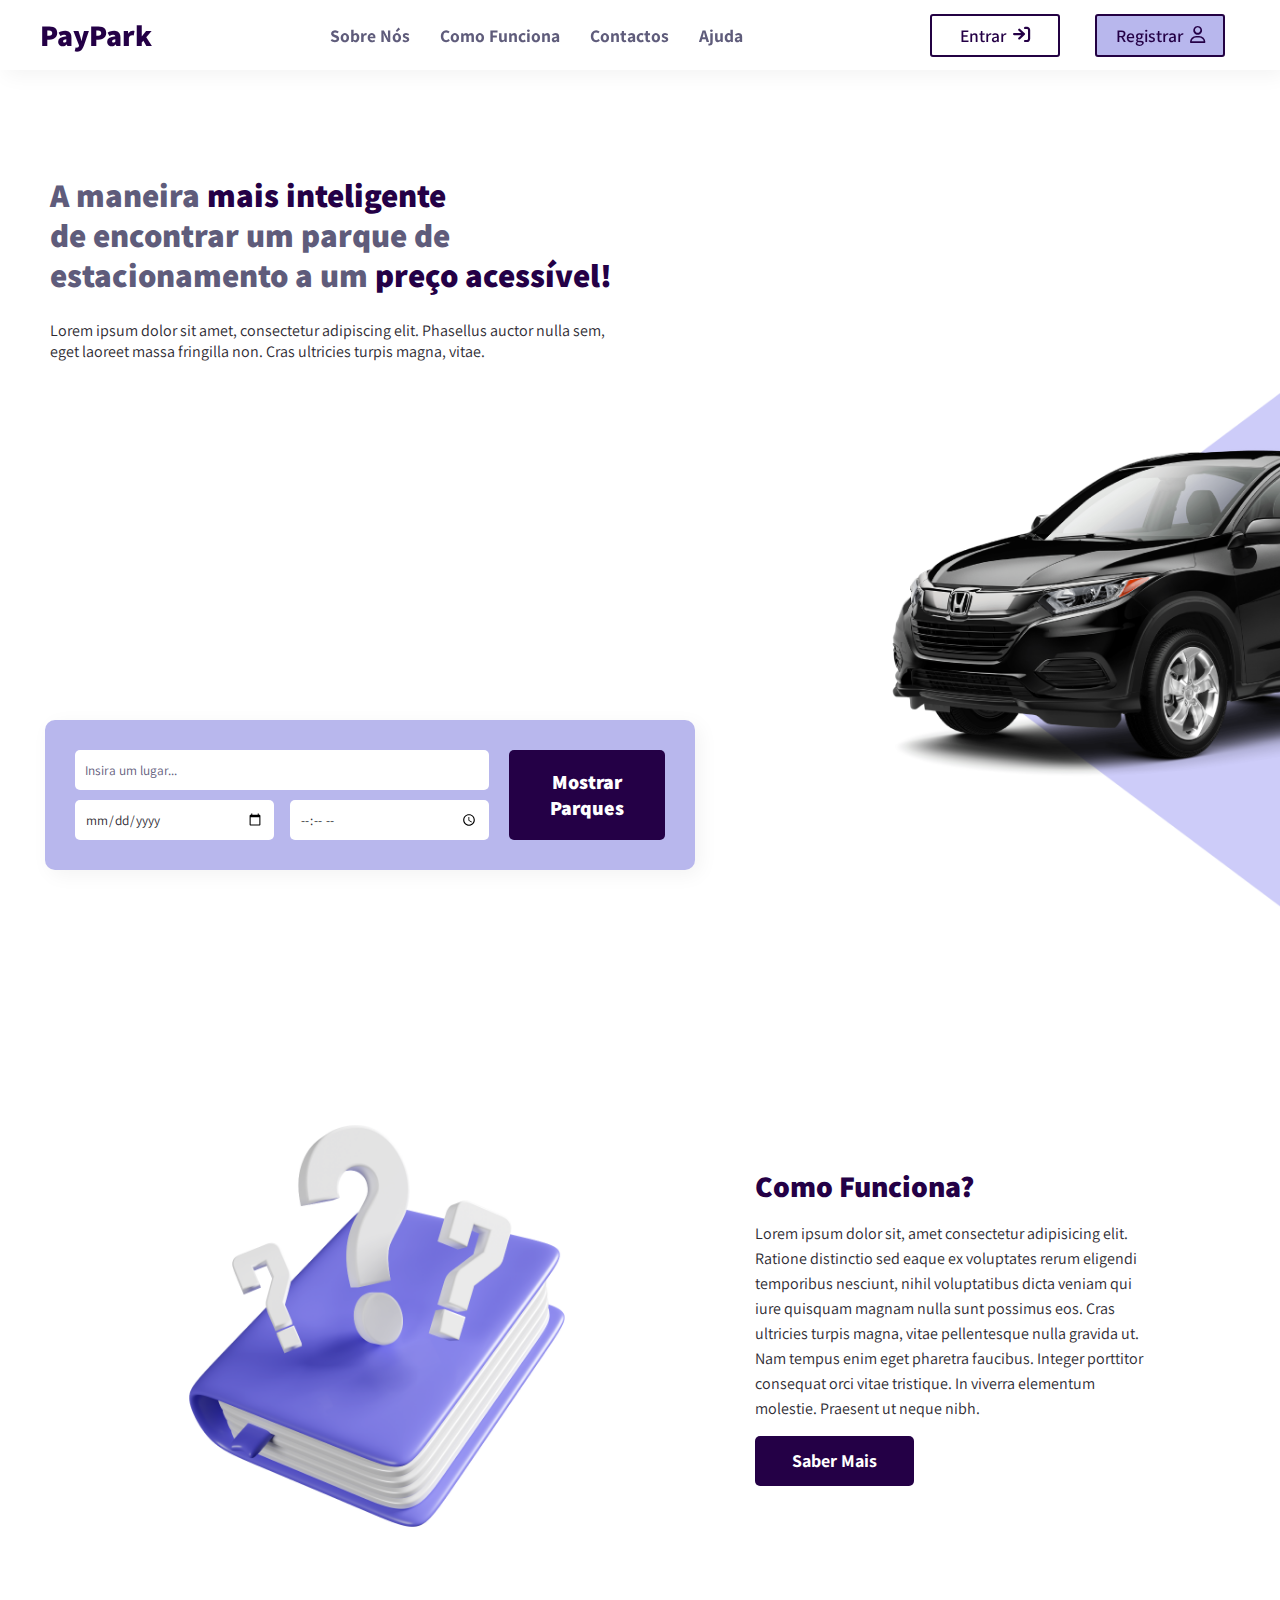
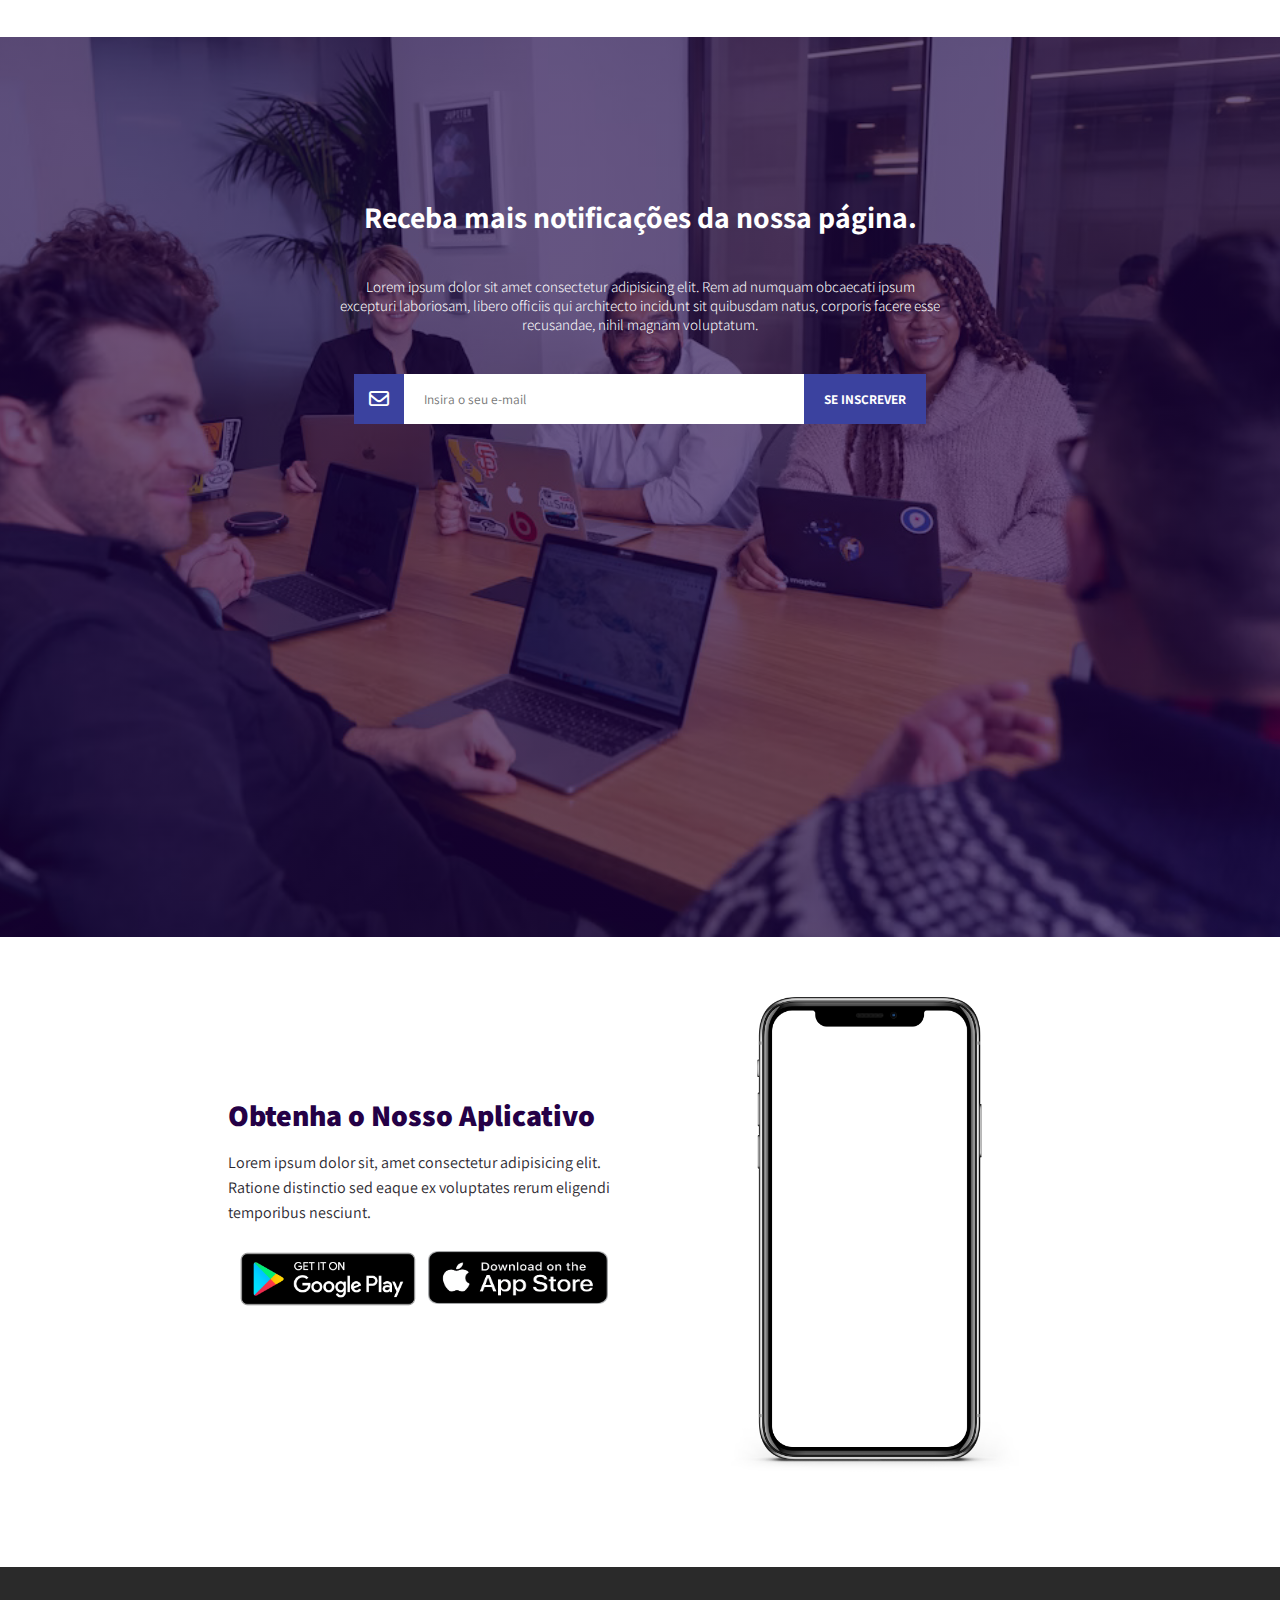
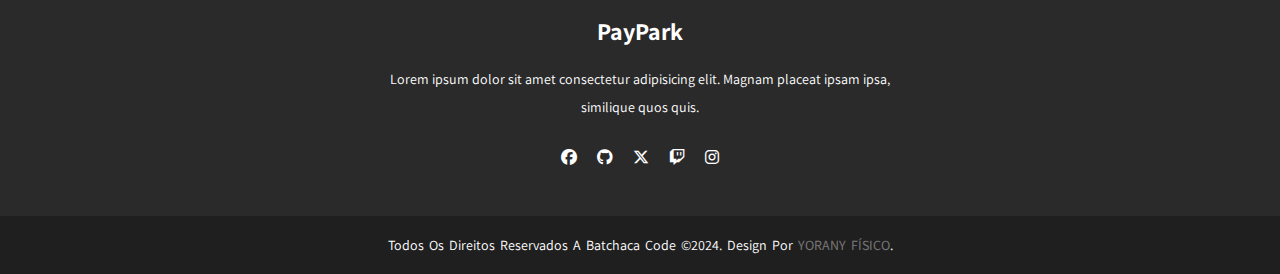
<file: html/index.html>
<!DOCTYPE html>
<html lang="pt-br">
<head>
    <meta charset="UTF-8">
    <meta name="viewport" content="width=device-width, initial-scale=1.0">
    <link rel="stylesheet" href="../css/estilo.css">
    <link rel="shortcut icon" type="x-icon" href="../assets/images/Ativo 2pao.png">
    <link rel="stylesheet" href="https://cdnjs.cloudflare.com/ajax/libs/font-awesome/6.5.1/css/all.min.css">
    link rel="preconnect" href="https://fonts.googleapis.com">
    <link rel="preconnect" href="https://fonts.gstatic.com" crossorigin>
    <link href="https://fonts.googleapis.com/css2?family=Assistant:wght@200..800&display=swap" rel="stylesheet">
    <title>PayPark: Localize e reserve no parque de estacionamento mais próximo de si!</title>
</head>
<body>
    
 <!---Inicio do navegador-->
 <section class="first">
    
  <nav>
    <a href="index.html" class="logo">PayPark</a>
    <ul class="navbar">
        <li><a href="sobreNos.html">Sobre Nós</a></li>
        <li><a href="#como">Como Funciona</a></li>
        <li><a href="#">Contactos</a></li>
        <li><a href="#">Ajuda</a></li>
    </ul>

    <div class="main">
        <a href="../html/LoginPage.html" class="user">Entrar <i class="fa-solid fa-arrow-right-to-bracket"></i></a>
        <a href="#" class="user plus">Registrar <i class="fa-regular fa-user"></i></a>
    </div>

</nav>

<!---Fim do navegador-->

<div class="content">
    <h1>A maneira <span>mais inteligente</span> 
     <br>de encontrar um parque de estacionamento a um <span>preço acessível!</span></h1>
    <p>Lorem ipsum dolor sit amet, consectetur adipiscing elit. Phasellus auctor nulla sem, eget laoreet massa fringilla non. Cras ultricies turpis magna, vitae.</p>
</div>


<form action="" class="form-container">
    <div class="input-group">
        <input placeholder="Insira um lugar..." type="search" required> 
        <div class="input-sub-group">
        <input type="date" placeholder=" Insira a data.." required>
      
        <input type="time" placeholder=" Insira a hora.." required>
        </div>
    </div>

    <button type="submit" class="form-button">Mostrar <br> parques</button>
</form>

 </section>

 <!----Inicio da segunda secção------->
<section class="body" id="como">

    <div class="row">

        <div class="left">
            <img  class="sectwo-img" src="../assets/images/blockchain.png" alt="">
        </div>
    
        <div class="right">
            <div class="content-two">
                <h1>Como Funciona?</h1>
                <p>Lorem ipsum dolor sit, amet consectetur adipisicing elit. Ratione distinctio sed eaque ex voluptates rerum eligendi temporibus nesciunt, nihil voluptatibus dicta veniam qui iure quisquam magnam nulla sunt possimus eos.
                    Cras ultricies turpis magna, vitae pellentesque nulla gravida ut. Nam tempus enim eget pharetra faucibus. Integer porttitor consequat orci vitae tristique. In viverra elementum molestie. Praesent ut neque nibh.
                </p>
                <button>Saber Mais</button>
            </div>

        </div>

    </div>

</section>
<!------Fim da segunda secção----------->

<!------Inicio da terceira secção----------->
<section class="body-two">   
    <form action="">
        <h1>Receba mais notificações da nossa página.</h1>
        <p>Lorem ipsum dolor sit amet consectetur adipisicing elit. Rem ad numquam obcaecati ipsum excepturi laboriosam, libero officiis qui architecto incidunt sit quibusdam natus, corporis facere esse recusandae, nihil magnam voluptatum.</p>
        <div class="email-box">
            <i class="fa-regular fa-envelope"></i>
            <input class="tbox" type="email" placeholder="Insira o seu e-mail">
            <button class="btn" type="button">Se inscrever</button>
        </div>
    </form>

</section>
<!------Fim da terceira secção----------->

<!------Inicio da quarta secção----------->

<section class="body-five">

    <div class="row-five">
    
        <div class="right-five">
            <div class="content-two-five">
                <h1>Obtenha o Nosso Aplicativo</h1>
                <p>Lorem ipsum dolor sit, amet consectetur adipisicing elit. Ratione distinctio sed eaque ex voluptates rerum eligendi temporibus nesciunt.</p>
                <div class="download-box">

                    <div class="side">
                      <img  class="android"  src="../assets/images/GooglePlay.png" alt="">  
                    </div>

                    <div class="side">
                        <img  class="apple"  src="../assets/images/AppStore.png" alt="">  
                      </div>

                </div>
            </div>

        </div>

        <div class="left-five">
            <img src="../assets/images/iphone png.png" alt="">
        </div>

    </div>

</section>

<!------Fim da quarta secção----------->

<!------Inicio do Footer----------->
<footer>
    <div class="footer-content">
        <h3>PayPark</h3>
        <p>Lorem ipsum dolor sit amet consectetur adipisicing elit. Magnam placeat ipsam ipsa, similique quos quis.</p>
        <ul class="sociais">
            <li><a href="#"><i class="fa-brands fa-facebook"></i></a></li>
            <li><a href="#"><i class="fa-brands fa-github"></i></a></li>
            <li><a href="#"><i class="fa-brands fa-x-twitter"></i></a></li>
            <li><a href="#"><i class="fa-brands fa-twitch"></i></a></li>
            <li><a href="#"><i class="fa-brands fa-instagram"></i></a></li>
        </ul>
    </div>
    <div class="footer-bottom">
        <p>Todos os direitos reservados a Batchaca Code &copy;2024. Design por <span>Yorany Físico</span>.</p>
    </div>

</footer>

<!------Fim do Footer----------->

</body>
</html>
</file>
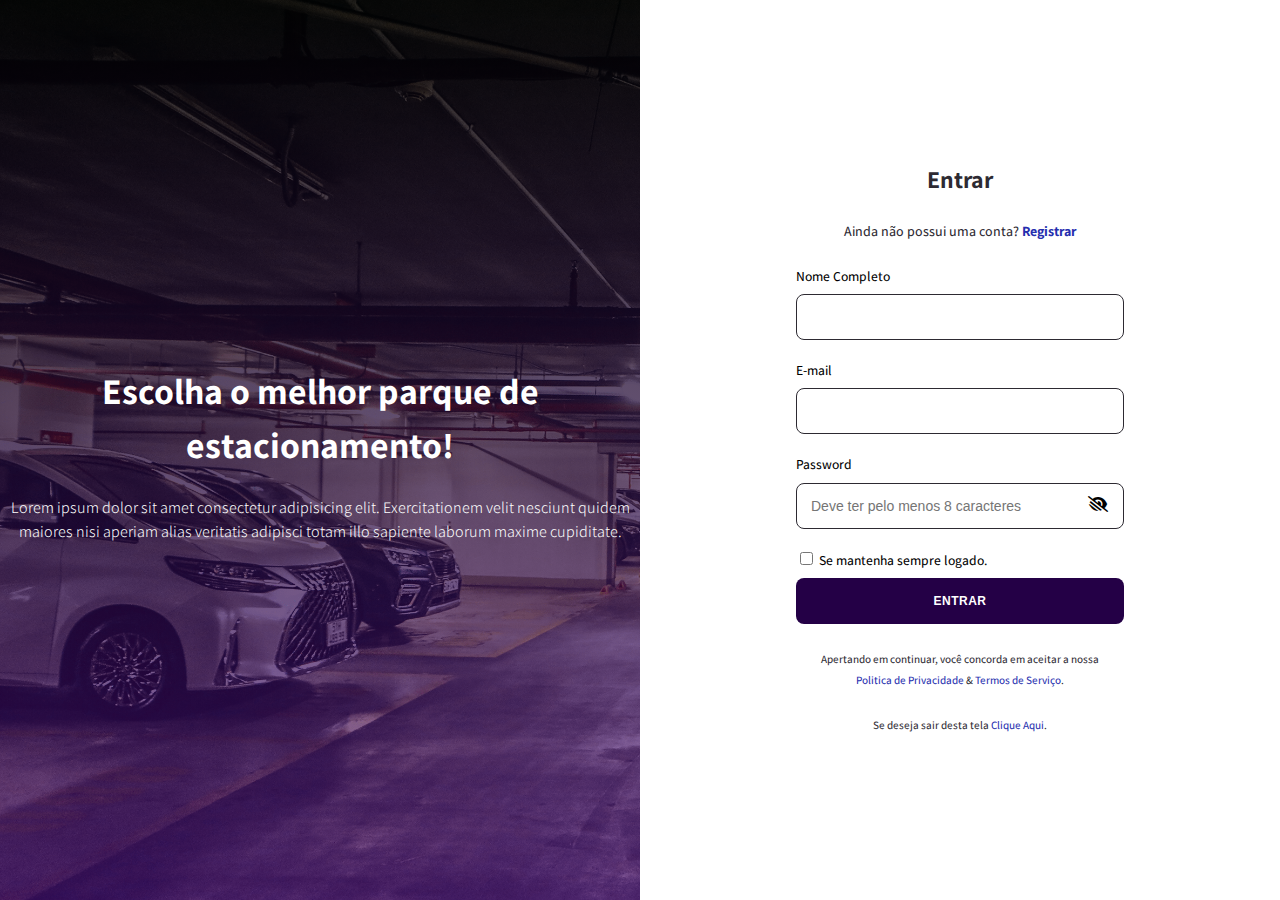
<file: html/LoginPage.html>
<!DOCTYPE html>
<html lang="en">
<head>
    <meta charset="UTF-8">
    <meta name="viewport" content="width=device-width, initial-scale=1.0">
    <link rel="stylesheet" href="../css/loginEstilo.css">
    <link rel="stylesheet" href="https://cdnjs.cloudflare.com/ajax/libs/font-awesome/6.5.1/css/all.min.css">
    <link rel="preconnect" href="https://fonts.googleapis.com">
    <link rel="preconnect" href="https://fonts.gstatic.com" crossorigin>
    <link href="https://fonts.googleapis.com/css2?family=Assistant:wght@200..800&display=swap" rel="stylesheet">
    <title>Login</title>
</head>
<body>
    
<section class="split-screen">
    <div class="left">
        <section class="copy">
            <h1>Escolha o melhor parque de estacionamento!</h1>
            <p>Lorem ipsum dolor sit amet consectetur adipisicing elit. Exercitationem velit nesciunt quidem maiores nisi aperiam alias veritatis adipisci totam illo sapiente laborum maxime cupiditate.</p>
        </section>
    </div>
    <div class="right">
        <form action="">
            <section class="copy">
                <h2>Entrar</h2>
                <div class="login-container">
                    <p>Ainda não possui uma conta? <a href="#"><strong>Registrar</strong></a></p> 
                </div>
            </section>

            <div class="input-container name">
                <label for="fname">Nome Completo</label>
                <input type="text" id="fname" name="fname">
            </div>

            <div class="input-container email">
                <label for="email">E-mail</label>
                <input type="email" id="email" name="email">
            </div>

            <div class="input-container password">
                <label for="password">Password</label>
                <input type="password" id="password" name="password" placeholder="Deve ter pelo menos 8 caracteres">
                <i class="fa-solid fa-eye-low-vision"></i>
            </div>

            <div class="input-container cta">
                <label for="" class="input-container">
                    <input type="checkbox">
                    Se mantenha sempre logado.
                </label>
            </div>

            <button class="entrar-btn" type="submit"> Entrar</button>
            <section class="copy legal">
                <p><span class="small">Apertando em continuar, você concorda em aceitar a nossa <br> <a href="#">Politica de Privacidade</a> &amp; <a href="#">Termos de Serviço</a>.</span></p>
                <p><span class="small">Se deseja sair desta tela <a href="index.html">Clique Aqui</a>.</span></p>
            </section>
        </form>
    </div>


</section>













</body>
</html>
</file>
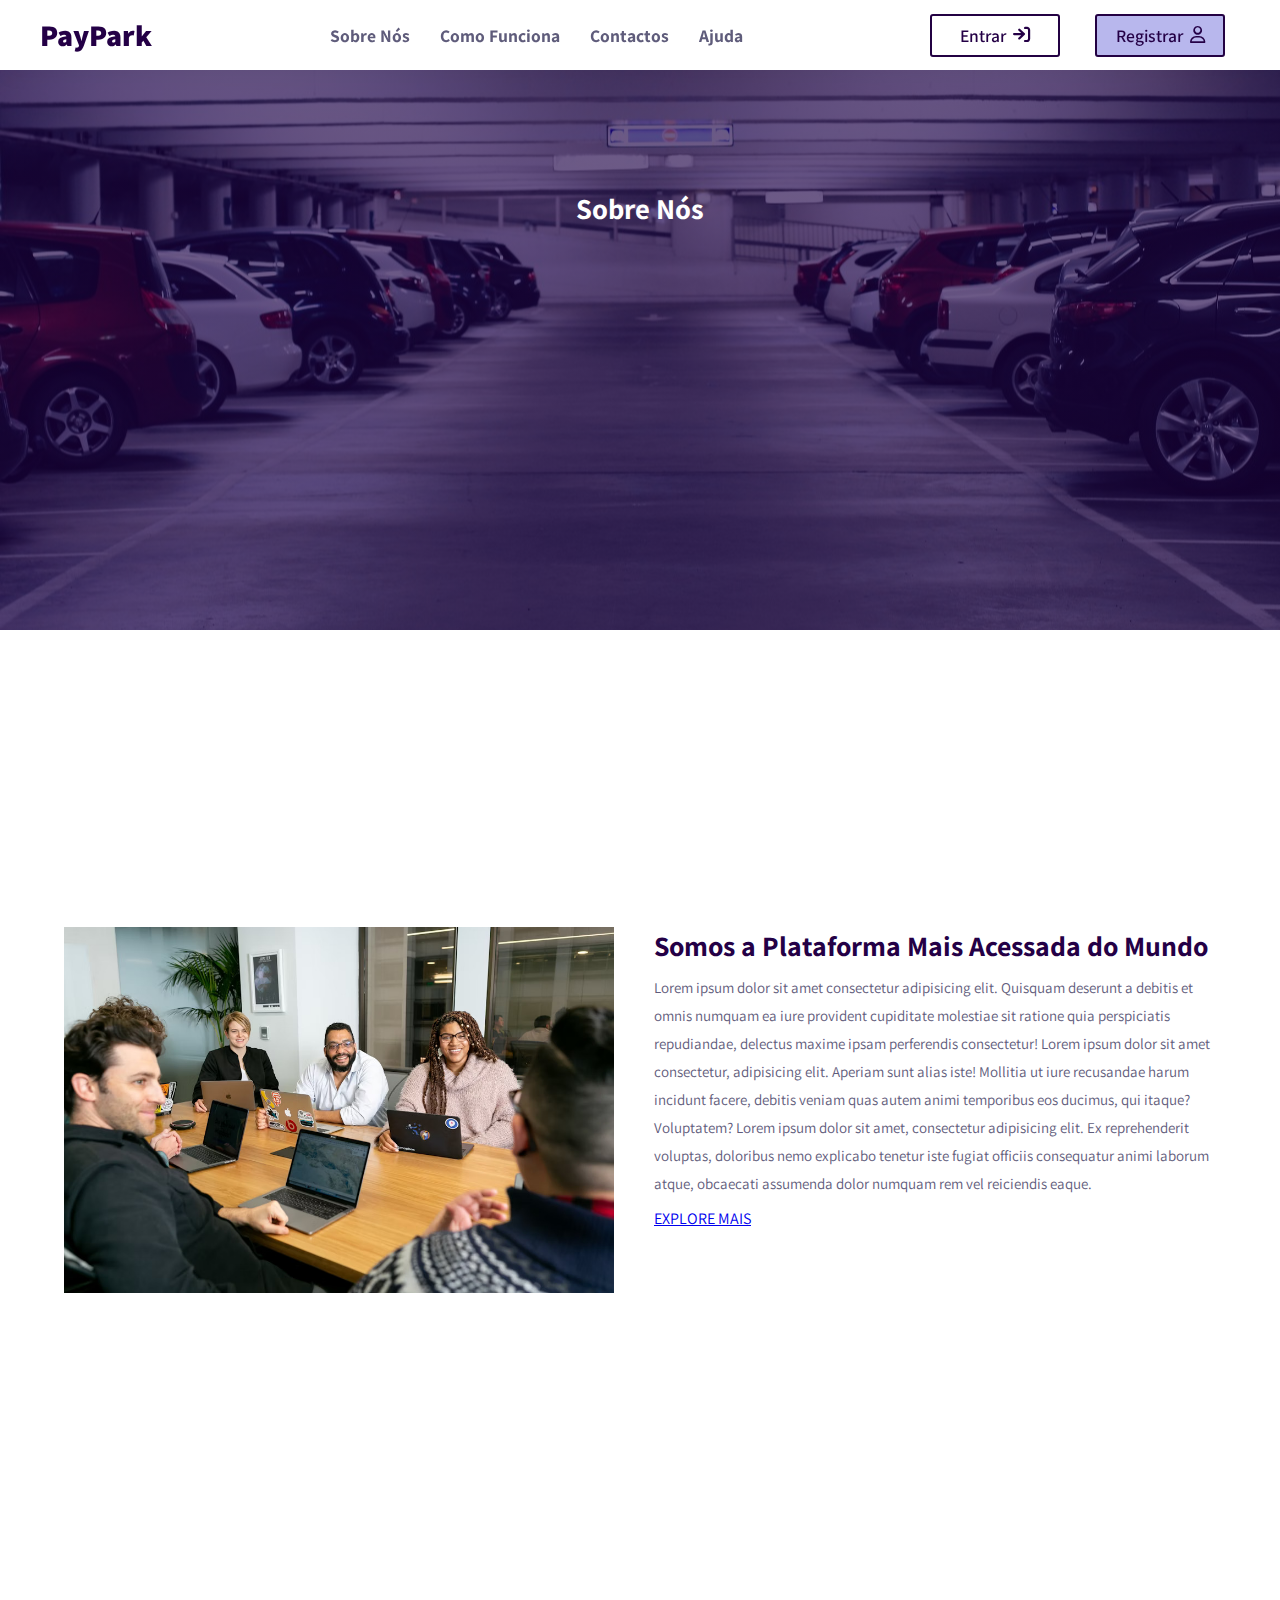
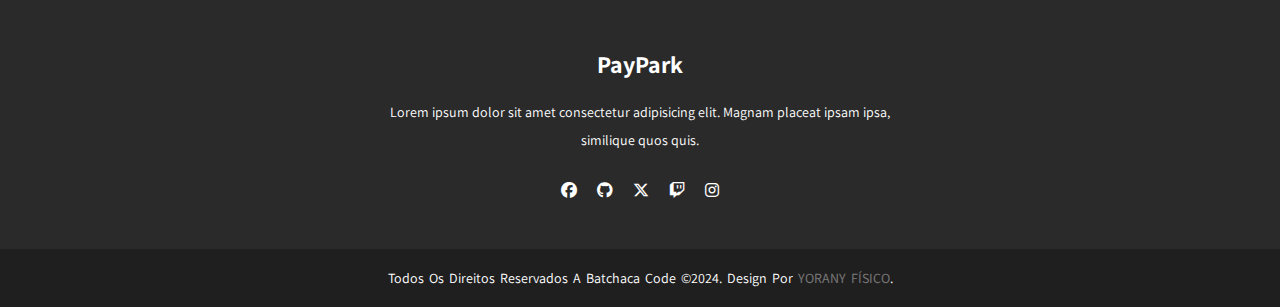
<file: html/sobreNos.html>
<!DOCTYPE html>
<html lang="pt-br">
<head>
    <meta charset="UTF-8">
    <meta name="viewport" content="width=device-width, initial-scale=1.0">
    <link rel="stylesheet" href="../css/estilo.css">
    <link rel="shortcut icon" type="x-icon" href="../assets/images/Ativo 2pao.png">
    <link rel="stylesheet" href="https://cdnjs.cloudflare.com/ajax/libs/font-awesome/6.5.1/css/all.min.css">
    <link rel="preconnect" href="https://fonts.googleapis.com">
    <link rel="preconnect" href="https://fonts.gstatic.com" crossorigin>
    <link href="https://fonts.googleapis.com/css2?family=Assistant:wght@200..800&display=swap" rel="stylesheet">
    <title>Sobre Nós — PayPark: Localize e reserve no parque de estacionamento mais próximo de si! </title>
</head>
<body>
   
    <!---Inicio do navegador-->
<section class="first-second">
    
    <nav>
      <a href="index.html" class="logo">PayPark</a>
      <ul class="navbar">
          <li><a href="sobreNos.html">Sobre Nós</a></li>
          <li><a href="#">Como Funciona</a></li>
          <li><a href="#">Contactos</a></li>
          <li><a href="#">Ajuda</a></li>
      </ul>
  
      <div class="main">
          <a href="../html/LoginPage.html" class="user">Entrar <i class="fa-solid fa-arrow-right-to-bracket"></i></a>
          <a href="#" class="user plus">Registrar <i class="fa-regular fa-user"></i></a>
      </div>
  
    </nav>

    <div class="subtitle-two">
        <h1>Sobre Nós</h1>
    </div>

</section>
  <!---Fim do navegador-->

<!---Inicio da Primeira Secção-->

<section class="aboutUs-box">

  <div class="wrapper-two">
        <img class="aboutUs"   src="../assets/images/photo-1622675363311-3e1904dc1885.jpg" alt="">
        <div class="text-box-two">
            <h1>Somos a Plataforma Mais Acessada do Mundo</h1>
            <p>Lorem ipsum dolor sit amet consectetur adipisicing elit. Quisquam deserunt a debitis et omnis numquam ea iure provident cupiditate molestiae sit ratione quia perspiciatis repudiandae, delectus maxime ipsam perferendis consectetur!
             Lorem ipsum dolor sit amet consectetur, adipisicing elit. Aperiam sunt alias iste! Mollitia ut iure recusandae harum incidunt facere, debitis veniam quas autem animi temporibus eos ducimus, qui itaque? Voluptatem?
            Lorem ipsum dolor sit amet, consectetur adipisicing elit. Ex reprehenderit voluptas, doloribus nemo explicabo tenetur iste fugiat officiis consequatur animi laborum atque, obcaecati assumenda dolor numquam rem vel reiciendis eaque.
            </p>
            <a href="#">Explore Mais</a>
        </div>
   </div>
</section>
<!---Fim da Primeira Secção-->

<!------Inicio do Footer----------->
<footer>
    <div class="footer-content">
        <h3>PayPark</h3>
        <p>Lorem ipsum dolor sit amet consectetur adipisicing elit. Magnam placeat ipsam ipsa, similique quos quis.</p>
        <ul class="sociais">
            <li><a href="#"><i class="fa-brands fa-facebook"></i></a></li>
            <li><a href="#"><i class="fa-brands fa-github"></i></a></li>
            <li><a href="#"><i class="fa-brands fa-x-twitter"></i></a></li>
            <li><a href="#"><i class="fa-brands fa-twitch"></i></a></li>
            <li><a href="#"><i class="fa-brands fa-instagram"></i></a></li>
        </ul>
    </div>
    <div class="footer-bottom">
        <p>Todos os direitos reservados a Batchaca Code &copy;2024. Design por <span>Yorany Físico</span>.</p>
    </div>

</footer>

<!------Fim do Footer----------->
  

</body>
</html>
</file>
<file: css/estilo.css>
/*--------------Configurações Globais--------------------*/
*{
    margin: 0;
    padding: 0;
    box-sizing: border-box;
    list-style: none;
    text-decoration: none;
    scroll-behavior: smooth;
    font-family: "Assistant", sans-serif;
}

:root{
    --bg-color: #fff;
    --text-color: #2D2A32;
    --primary-color: #240046;
    --header-text-color: #5F5C7B;
    --secundary-color: #B8B7ED;
    --third-color: #F5D7E3;
    --shadow-one-color: #F4F4F9;
    --btn-color: #3B429F;

}


.first{
    width: 100%;
    min-height: 100vh;
    background-image: url(../assets/images/Ativo\ 1.png);
    background-size: 1800px;
    background-position: center;
    
}

html::-webkit-scrollbar{
    width: .5vw;
}
html::-webkit-scrollbar-thumb{
    background: #240046;
    border-radius: 5px;
}

html::-webkit-scrollbar-track{
    background: #F4F4F9;
}



/*--------Inicio-do-Navegador--------*/
nav{
    width: 100%;
    height: 70px;
    top: 0;
    left: 0;
    position: fixed;
    background: var(--bg-color);
    box-shadow: 5px 5px 20px rgba(0, 0, 0, 0.05);
    display: flex;
    align-items: center;
    justify-content: space-between;
    align-content: center;
    padding: 10px 30px;
    z-index: 100;
    transition: all .5s ease;

}

.logo{
    font-size: 30px;
    color:var(--primary-color);
    font-weight: 900;
    margin-left: 10px;
}

.navbar{
    display: flex;
}
.navbar a{
    color: var(--header-text-color);
    font-size: 1.1rem;
    font-weight: 700;
    text-transform: capitalize;
    padding: 5px 0;
    margin: 0px 15px;
    transition: all .50s ease;
}
.navbar a:hover{
    color: var(--primary-color);
}

.main{
    display: flex;
    align-items: center;
}

.main a{
    margin-right: 25px;
    margin-left: 10px;
    color: var(--primary-color);
    font-size: 1.1rem;
    font-weight: 600;
    transition: all .50s ease;
}

.user{ 
    display: flex ;
    align-items: center;
    margin: 0 18px;
    padding: 8px 0;
    width: 130px;
    justify-content: center;
    color: #230143;
    text-transform: capitalize;
    border: 2px solid #230143;
    border-radius: 3px;
    cursor: pointer;
    transition: all .50s ease;
}

.user i{
    margin-left: 7px;
}

.plus {
    background: var(--secundary-color);
}

.main a:hover{
    color:var(--bg-color);
    border: 0;
    background: var(--primary-color);
}

/*-----Fim-do Navegador--------*/

/*-----Inicio-da-primeira Secção--------*/

.content{
    padding-left: 50px;
    width: 100%;
    background-size: cover;
    margin-top: 12%;
    color: var(--text-color);
    max-width: 620px;
}

.content span{
    color: var(--primary-color);
}
.content h1{
    font-size: 33px;
    font-weight: 800;
    line-height: 40px;
    color: var(--header-text-color);
    margin-bottom: 25px;
}

.form-container{
    position: absolute;
    bottom: 30px;
    left: 45px ;
    width: 650px;
    padding: 30px;
    background: var(--secundary-color);
    box-shadow: 5px 5px 20px rgba(0, 0, 0, 0.05);
    display: flex;
    border-radius: 10px;

}   

.input-group{
    width: 470px;
    height: 90px;
    display: flex;
    flex-direction: column;
    justify-content: space-between;
    margin-right: 20px;
}

.input-group input{
    width: 100%;
    height: 40px;
    border: none;
    border-radius: 5px;
    width: calc(100%-20px); 
    padding: 10px; 

}
.input-group input:valid{
    outline: none;
}
.input-group input::placeholder{
    color: var(--header-text-color);
}

.input-sub-group{
    display: flex;
    justify-content: space-between;
}
.input-sub-group input{
    width: 48%;
    color: var(--text-color);
}

.form-button{
    height: 90px;
    width: 30% ;
    background: var(--primary-color);
    border: none;
    border-radius: 5px;
    color: var(--bg-color);
    font-size: 20px;
    font-weight: 800;
    cursor: pointer;
    transition: all .50s ease;
    text-transform: capitalize;
}

/*-------Fim-da-Primeira-Secção-----------*/

/*-------Inicio da segunda secção-----------*/

.body{
    width: 100%;
    min-width: 100vh;
    display: grid;
    place-items: center;
    margin-bottom: 60px;
}

.row{
    width: 80%;
    max-width: 1170px;
    display: grid;
    grid-template-columns: repeat(2, 1fr);
    grid-gap: 50px 30px;
}

.row .left{
    overflow: hidden;
}

.row .left img{
    width: 100%;
    height: 100%;
    object-fit: cover;
}

.row .right{
    display: flex;
    align-items: center;
}

.row .right .content-two{
    padding-left: 100px;
    text-align: justify«;

}
.row .right .content-two h1{
    font-size: 30px;
    font-weight: 800;
    margin-bottom: 15px;
    color: var(--primary-color);
    
}

.row .right .content-two p{
    color: var(--text-color);
    font-size: 16px;
    line-height: 25px;
    padding-bottom: 15px;
}

.row .right .content-two button{
    height: 50px;
    width: 40% ;
    background: var(--primary-color);
    border: none;
    border-radius: 5px;
    color: var(--bg-color);
    font-size: 18px;
    font-weight: 700;
    cursor: pointer;
    transition: all .50s ease;
    text-transform: capitalize;

}
/*-------Fim da segunda secção-----------*/

/*-------Inicio da terceira secção-----------*/

.body-two{
    width: 100%;
    min-height: 100vh;
    background-image: linear-gradient(rgba(29, 1, 69, 0.65), rgba(29, 1, 69, 0.65)), url(../assets/images/photo-1622675363311-3e1904dc1885.jpg);
    background-size: cover;
    background-position: center;
    padding: 100px 40px;
    text-align: center;
    color: var(--bg-color);
}

.body-two form{
    margin-top: 5%;
}

.body-two h1{
    font-size: 30px;
    font-weight: 700;

}

.body-two p{
    max-width: 600px;
    margin: 40px auto;
    font-size: 15px;
    font-weight: 300;
    color: var(--bg-color);
}

.email-box{
    height: 50px;
    display: flex;
    justify-content: center;

}

.email-box i{
    background: var(--btn-color);
    width: 50px;
    line-height: 50px;
    font-size: 20px;
}

.tbox, .btn{
    border: none;
    outline: none;

}

.tbox{
    width: 400px;
    padding: 0 20px;
}

.btn{
background-color: var(--btn-color);
color: var(--bg-color);
padding: 0 20px;
text-transform: uppercase;
font-weight: 700;
cursor: pointer;

}
/*----Fim da terceira secção-----------*/

/*----Inicio da quarta secção-----------*/

.body-five{
    width: 100%;
    min-width: 100vh;
    display: grid;
    place-items: center;
    margin-bottom: 85px;
}

.row-five{
    width: 80%;
    max-width: 1170px;
    display: grid;
    grid-template-columns: repeat(2, 1fr);
    grid-gap: 50px 30px;
}

.row-five .left-five{
    overflow: hidden;
}

.row-five .left-five img{
    margin-top: 60px;
    width: 307px;
    height: 480px;
    margin-left: 60px;
    
}

.row-five .right-five{
    display: flex;
    align-items: center;
}

.row-five .right-five .content-two-five{
    padding-left: 100px;
    text-align: justify«;

}
.row-five .right-five .content-two-five h1{
    font-size: 30px;
    font-weight: 800;
    margin-bottom: 15px;
    color: var(--primary-color);
    
}

.row-five .right-five .content-two-five p{
    color: var(--text-color);
    font-size: 16px;
    line-height: 25px;
    padding-bottom: 15px;
}


.download-box{
    display: flex;
}


.android{
    width: 200px;
}

.apple{
    margin-top: 11px;
    width: 180px;
    height: 53px;
}

/*----Fim da quarta secção-----------*/

/*----Inicio do Footer-----------*/
footer{
    background: #2a2a2a;
    height: auto;
    width: 100%;
    padding-top: 40px;
    color: var(--bg-color);
    position:relative;
    bottom: 0px;
    left: 0;
    right: 0;
}

.footer-content{
    display: flex;
    align-items: center;
    justify-content: center;
    flex-direction: column;
    text-align: center;
}

.footer-content h3{
    font-size: 1.5rem;
    font-weight: 700;
    line-height: 3rem;
}

.footer-content p{
    max-width: 500px;
    margin: 10px auto;
    line-height: 28px;
    font-size: 14px;
}

.sociais{
   list-style: none;
   display: flex;
   align-items: center;
   justify-content: center;
   margin: 1rem 0 3rem 0;

}

.sociais li{
    margin: 0 10px;
}

.sociais a{
    color: var(--bg-color);
}


.sociais a:hover{
    color: var(--btn-color);
}

.footer-bottom{
    background: #201f1f ;
    width: 100%;
    padding: 20px 0;
    text-align: center;

}

.footer-bottom p{
    font-size: 14px;
    word-spacing: 2px;
    text-transform: capitalize;
}


.footer-bottom span{
    text-transform: uppercase;
    opacity: .4;
    font-weight: 400;
}




/*--------------SOBRE NÓS------------------*/

.first-second{
    width: 100%;
    min-height: 70vh;
    background-image: linear-gradient(rgba(29, 1, 69, 0.65), rgba(29, 1, 69, 0.65)), url(../assets/images/PCPPhoto3sizedforWeb.jpg);
    background-position: center;
    background-size: cover;
    color: var(--bg-color);
}

.subtitle-two {
    text-align: center; 
    margin-top: 0; 
    padding-top: 190px; 
}

.subtitle-two h1 {
    font-size: 1.8rem;
    color: var(--bg-color); 
}

.aboutUs-box{
    display: flex;
    justify-content: center;
    align-items: center;
    min-height: 100vh;
    margin-top: 30px;
    margin-bottom: 40px;
}

.aboutUs{
    max-width: 550px ;
    float: left;
    margin-right: 40px;
}

.wrapper-two{
    margin: 5px 10px;
    width: 90%;
}
.text-box-two h1{
   font-size: 28px;
   color: #240046;
}
.text-box-two p{
    font-size: 15px;
    color: #5F5C7B;
    line-height: 28px;
    margin-top: 10px;
    margin-bottom: 10px;
}

.text-box-two a{
    text-transform: uppercase;
    text-decoration: underline;
}

/*--------------------------------*/


/*----------COMO FUNCIONA---------------*/
</file>
<file: css/loginEstilo.css>
:root{
  font-size: 100%;
  font-size: 16px;
  line-height: 1.5;
  --bg-color: #fff;
  --text-color: #2D2A32;
  --primary-color: #240046;
  --header-text-color: #5F5C7B;
  --secundary-color: #B8B7ED;
  --third-color: #F5D7E3;
  --shadow-one-color: #F4F4F9;
  --btn-color: #3B429F;
  --blue-color: #252EAE;
}

html::-webkit-scrollbar{
  width: .5vw;
}
html::-webkit-scrollbar-thumb{
  background: #240046;
  border-radius: 5px;
}

html::-webkit-scrollbar-track{
  background: #F4F4F9;
}


body{
padding: 0;
margin: 0;
font-family: "Assistant", sans-serif;
font-weight: 500;
}

h1{
    font-size: 2.25rem;
    font-weight: 700;
}

h2{
    font-size: 1.5rem;
    font-weight: 700;
}

a{
    text-decoration: none;
    color: var(--blue-color);
}

a:hover{
    text-decoration: underline;
}

.small{
    font-size: 80%;
    text-align: center;
}

.split-screen{
    display: flex;
    flex-direction: column;
}

.left{
    height: 200px;
}

.left, .right {
    display: flex;
    justify-content: center;
    align-items: center;
}

.left{
    background: linear-gradient(rgba(0,0,0,0.8), rgba(80, 6, 136, 0.544)), url(../assets/images/1695288013_untitled-design-min.png); 
    background-size: cover; 
}

.left .copy{
    color: var(--bg-color);
    text-align: center;
    -webkit-font-smoothing: antialiased;
    -moz-osx-font-smoothing: grayscale;
}

.left p{
    font-weight: 300;
}

.right .copy{
    color: var(--text-color);
    text-align: center;
}

.right .copy p{
    margin: 1.5rem 0;
    font-size: 0.875rem;
}

.right form{
    width: 328px;
}

form input[type="text"],
 form input[type="email"],
  form input[type="password"]{
    display: block;
    width: 100%;
    box-sizing: border-box;
    border-radius: 8px ;
    border: 1px solid #2D2A32;
    padding: 1em;
    margin-bottom: 1.25rem;
    font-size: 0.875rem;
  }

  label{
    display: block;
    margin-bottom: 0.5rem ;
    font-size: 0.85rem;
  }

  .input-container.password{
    position: relative;
  }
  
  .input-container.password i{
    position: absolute;
    top: 42px;
    right: 16px;
  }

  
  .checkbox-container input{
    position: absolute;
    opacity: 0;
    cursor: pointer;
    height: 0;
    width: 0;
  }

  .checkbox-container{
    display: block;
    position: relative;
    padding-left: 2rem;
    cursor: pointer;
    user-select: none;
    margin: 0 0 1.25rem 0;
  }

  .checkbox-container input:checked~.checkmark{
    background-color: #252EAE;
    border: 1px solid var(--blue-color);
  }

  .checkmark{
    position: absolute;
    width: 24px;
    height: 24px;
    background: var(--bg-color);
    border: 1px solid var(--text-color);
    border-radius: 2px;
    top: 30%;
    left: 0;
  }

  .checkmark:after{
    content: "";
    position: absolute;
    display: none;
  }

  .checkbox-container input:checked~.checkmark:after{
    display: flex;
  }

  .checkbox-container .checkmark::after{
    border: solid var(--bg-color);
    border-width: 0 3px 3px 0;
    width: 5px;
    height: 10px;
    left: 8px;
    top: 4px;
    transform: rotate(45deg);
  }

  .entrar-btn{
    display: block;
    width: 100%;
    background: var(--primary-color);
    color: var(--bg-color);
    font-weight: 700;
    border: none;
    padding: 1rem;
    border-radius: 8px;
    font-size: 0.75rem;
    text-transform: uppercase;
    letter-spacing: 0.5px;
  }

  .entrar-btn:hover{
    background: var(--text-color);
    cursor: pointer;
    transition: all 0.50s ease;
  }


  @media screen and (min-width: 900px){
    .split-screen{
        flex-direction: row;
        min-height: 100vh;
    }
    .left,
    .right{
        display: flex;
        width: 50%;
        height: auto;
    }
  }
</file>
